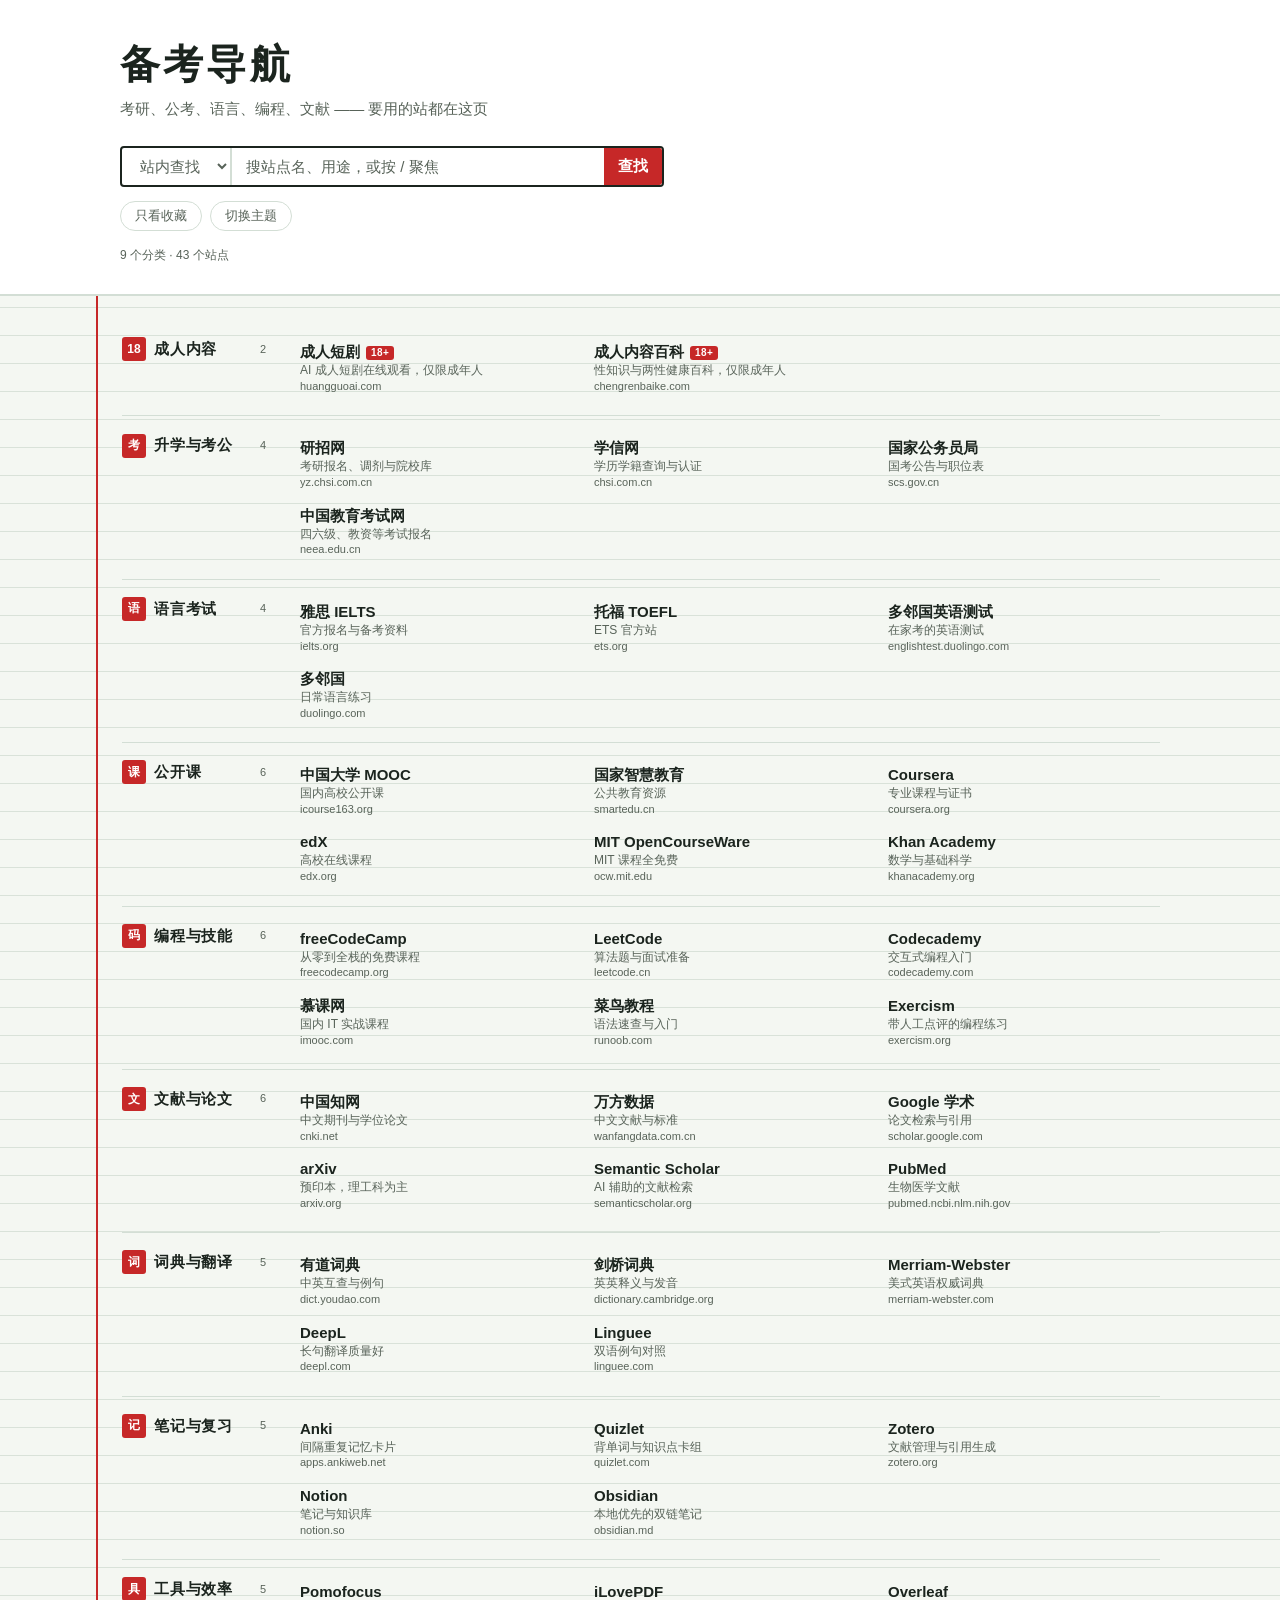
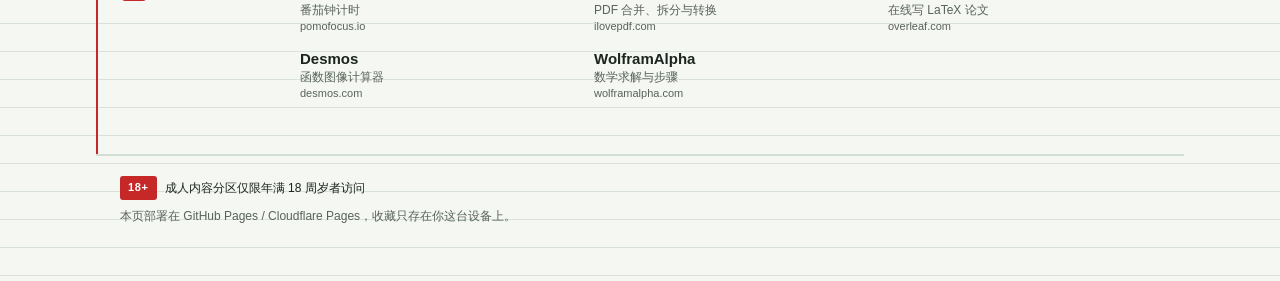
<file: index.html>
<!doctype html>
<html lang="zh-CN">
<head>
<meta charset="utf-8">
<meta name="viewport" content="width=device-width,initial-scale=1">
<title>备考导航 - 考研、公考、语言、编程与文献网址分类</title>
<meta name="description" content="按分类整理的学习网址：升学考公、语言考试、公开课、编程技能、文献论文、词典翻译、笔记复习与效率工具，支持站内查找和本地收藏。含成人内容分区，仅限 18 周岁及以上访问。">

<!-- ↓ 镜像站取消这一行注释，主力站保持注释。详见 README.md
     只开 noindex,follow。别再加 canonical：两个信号矛盾，
     canonical 会把 noindex 一并传过去。 -->
<!-- <meta name="robots" content="noindex,follow"> -->

<meta property="og:type" content="website">
<meta property="og:locale" content="zh_CN">
<meta property="og:title" content="备考导航 - 考研、公考、语言、编程与文献网址分类">
<meta property="og:description" content="考研、公考、语言、编程、文献与效率工具的分类网址。">
<!-- no-referrer 而不是 no-referrer-when-downgrade：
     后者会把完整来源网址发给目标站，成人条目那两条尤其不该这样。 -->
<meta name="referrer" content="no-referrer">
<link rel="icon" href="data:image/svg+xml,%3Csvg xmlns='http://www.w3.org/2000/svg' viewBox='0 0 32 32'%3E%3Crect width='32' height='32' rx='6' fill='%23F4F7F2'/%3E%3Cg stroke='%23C8D6CC' stroke-width='1.5'%3E%3Cpath d='M4 12h24M4 18h24M4 24h24'/%3E%3C/g%3E%3Cpath d='M9 4v24' stroke='%23C62828' stroke-width='1.5'/%3E%3C/svg%3E">
<link rel="stylesheet" href="style.css">
<script>
  /* 兜底卡默认不显示。脚本放在 body 末尾，慢速连接下浏览器会先
     把它画出来——正常加载却看到「没能加载完整」是误判。
     等 4 秒，到时候 app.js 还没启动才揭开。 */
  setTimeout(function () {
    var h = document.documentElement;
    if (h.className.indexOf('js-ok') === -1) h.className += ' boot-show';
  }, 4000);
</script>
</head>
<body>

<!-- 脚本没起来时的兜底。app.js 一启动就会把它藏掉。 -->
<div class="boot">
  <h2>页面没能加载完整</h2>
  <p>刷新一下通常就好。如果反复这样，可能是拦截插件挡掉了本页的脚本。</p>
</div>

<noscript>
  <!-- 禁用 JS 时上面那个 setTimeout 也不会跑，所以 .boot 一直是
       隐藏的；这一张用 .ns 单独揭开，不会和它叠成两张卡片。 -->
  <div class="boot ns">
    <h2>需要开启 JavaScript</h2>
    <p>本页的分类与查找功能依赖脚本。</p>
  </div>
  <style>.boot.ns { display: block; }</style>
</noscript>

<div id="shell" class="shell" hidden>

  <header class="hero">
    <div class="wrap">
      <h1 class="title" id="brand-name">备考导航</h1>
      <p class="lede" id="brand-tag"></p>

      <form id="find-form" class="find" role="search">
        <label class="sr-only" for="engine">查找方式</label>
        <select id="engine">
          <option value="local">站内查找</option>
          <option value="baidu">百度</option>
          <option value="bing">Bing</option>
          <option value="google">Google</option>
        </select>
        <label class="sr-only" for="find">关键词</label>
        <input id="find" type="search" placeholder="搜站点名、用途，或按 / 聚焦" autocomplete="off" spellcheck="false">
        <button type="submit">查找</button>
      </form>

      <div class="tools">
        <!-- 收藏不能只改图标、存个数组却没人用。这个开关让星标真起作用。 -->
        <button type="button" id="only-fav" class="chip" aria-pressed="false">只看收藏</button>
        <!-- aria-label 必须包含可见文字「切换主题」，
             否则语音控制念可见文字匹配不上（WCAG 2.5.3）。 -->
        <button type="button" id="theme" class="chip" aria-label="切换主题">切换主题</button>
      </div>

      <p class="stat" id="stat"></p>
    </div>
  </header>

  <main class="main wrap">
    <!-- 词条式两栏：左边分类名，右边该类的站点 -->
    <div id="groups"></div>
    <p id="empty" class="empty" role="status" hidden></p>
  </main>

  <footer class="foot wrap">
    <p class="foot-age"><span class="mark">18+</span> 成人内容分区仅限年满 18 周岁者访问</p>
    <p class="foot-note" id="foot-note"></p>
  </footer>
</div>

<!-- 成人条目的点击确认。只拦这一类，其余链接照常直达。 -->
<div id="ask" class="ask" role="dialog" aria-modal="true" aria-labelledby="ask-title" hidden>
  <div class="ask-panel">
    <p class="mark-row"><span class="mark">18+</span></p>
    <h2 id="ask-title">这是成人内容</h2>
    <p class="ask-body">你正要打开 <span id="ask-name"></span>，内容面向成年人。请确认你已满 18 周岁。</p>
    <div class="ask-actions">
      <button type="button" id="ask-ok" class="btn">我已满 18 周岁，继续</button>
      <button type="button" id="ask-no" class="btn btn-quiet">取消</button>
    </div>
    <p class="ask-fine">确认结果只存在这台设备的浏览器里，下次不再询问。</p>
  </div>
</div>

<script src="sites.js"></script>
<script src="app.js"></script>
</body>
</html>
</file>
<file: style.css>
/* 备考导航 ---------------------------------------------------
   第十一套视觉与模板。取「稿纸 / 作业本」的语汇：
   淡青纸底 + 横格线 + 红色页边竖线，强调色是批改红。

   模板：词条式两栏 —— 左边分类名，右边该类的站点。
   像一张对照表，不是卡片堆。前十套分别是：
   单列索引 / 单列大条 / 左侧栏锚点 / 顶部分类条 /
   左侧竖排标签页 / details 折叠 / 多列瀑布流 /
   马赛克网格 / 带插画的卡片阵列 / 吸顶标题密排。

   配色也没重样：前十套用过紫铜、灰红、靛青、暖紫、绿白、
   夜航蓝、PCB 青品、搪瓷多色、炭蓝琥珀、近白钴蓝。 */

:root {
  color-scheme: light dark;

  --ground: #F4F7F2;
  --panel:  #FFFFFF;
  --raise:  #EDF2EC;
  --ink:    #1B241E;
  --muted:  #586359;
  --line:   #D3DED5;
  --rule:   rgba(120, 150, 128, .22);  /* 横格线 */
  --margin: #C62828;                   /* 页边竖线，也是批改红 */
  --accent: #C62828;
  --on-accent: #FFFFFF;
}

/* JS 被拦时 data-theme 不会被设上。没有这段的话，深色系统用户
   会拿到浅色配色，而 UA 信了 color-scheme 把滚动条画成深色。 */
@media (prefers-color-scheme: dark) {
  :root:not([data-theme]) {
    color-scheme: dark;
    --ground: #141A17;
    --panel:  #1B221E;
    --raise:  #222A25;
    --ink:    #E8EFE9;
    --muted:  #9BAA9F;
    --line:   #2C3730;
    --rule:   rgba(150, 190, 160, .13);
    --margin: #FF7A6B;
    --accent: #FF7A6B;
    --on-accent: #2A0D0A;
  }
}

[data-theme="light"] { color-scheme: light; }

[data-theme="dark"] {
  color-scheme: dark;
  --ground: #141A17;
  --panel:  #1B221E;
  --raise:  #222A25;
  --ink:    #E8EFE9;
  --muted:  #9BAA9F;
  --line:   #2C3730;
  --rule:   rgba(150, 190, 160, .13);
  --margin: #FF7A6B;
  --accent: #FF7A6B;
  --on-accent: #2A0D0A;
}

*, *::before, *::after { box-sizing: border-box; }

html { -webkit-text-size-adjust: 100%; }

body {
  margin: 0;
  background-color: var(--ground);
  /* 横格线。28px 一行，和正文行高对得上，不会显得乱 */
  background-image: repeating-linear-gradient(
    180deg, transparent 0 27px, var(--rule) 27px 28px);
  color: var(--ink);
  font-family: "PingFang SC", "Microsoft YaHei", "Hiragino Sans GB", "Noto Sans SC", sans-serif;
  font-size: 16px;
  line-height: 1.75;   /* 贴着格线走 */
}

a { color: inherit; text-decoration: none; }

.wrap { max-width: 68rem; margin: 0 auto; padding-left: 1.5rem; padding-right: 1.5rem; }

.sr-only {
  position: absolute; width: 1px; height: 1px;
  margin: -1px; padding: 0; overflow: hidden;
  clip: rect(0 0 0 0); white-space: nowrap; border: 0;
}

:focus-visible { outline: 2px solid var(--accent); outline-offset: 2px; }

/* 凡是会被 JS 切 hidden 的元素都显式写：作者样式里的 display
   会压过浏览器默认的 [hidden]{display:none}。 */
.shell[hidden], .row[hidden], .item[hidden],
.empty[hidden], .ask[hidden] { display: none; }

/* 报头 ------------------------------------------------------ */

.hero { border-bottom: 2px solid var(--line); background: var(--panel); }
.hero .wrap { padding-top: 2.5rem; padding-bottom: 1.75rem; }

.title {
  font-size: clamp(1.875rem, 5.5vw, 2.5rem);
  font-weight: 800;
  letter-spacing: .08em;
  line-height: 1.2;
  margin: 0;
}

.lede { margin: .5rem 0 1.5rem; font-size: .9375rem; color: var(--muted); }

.find {
  display: flex;
  max-width: 34rem;
  border: 2px solid var(--ink);
  border-radius: .25rem;
  background: var(--panel);
}

.find:focus-within { border-color: var(--accent); }

.find select, .find input, .find button {
  font-family: inherit;
  font-size: .9375rem;
  border: 0;
  background: transparent;
  color: var(--ink);
  padding: .5625rem .875rem;
}

.find select {
  flex: none;
  border-right: 2px solid var(--line);
  border-radius: .15rem 0 0 .15rem;
  color: var(--muted);
  cursor: pointer;
}

.find input { flex: 1 1 auto; min-width: 0; }
.find input::placeholder { color: var(--muted); }

.find button {
  flex: none;
  background: var(--accent);
  color: var(--on-accent);
  border-radius: 0 .15rem .15rem 0;
  font-weight: 700;
  cursor: pointer;
}

.tools { display: flex; gap: .5rem; flex-wrap: wrap; margin-top: .875rem; }

.chip {
  font-family: inherit;
  font-size: .8125rem;
  padding: .3125rem .875rem;
  border: 1px solid var(--line);
  border-radius: 999px;
  background: transparent;
  color: var(--muted);
  cursor: pointer;
  transition: color .15s ease, border-color .15s ease;
}

.chip:hover { color: var(--ink); border-color: var(--ink); }

/* 数据加载失败时 app.js 会把这些控件 disabled。
   没有禁用态样式的话，它们看着还能用，敲进去却毫无反应 ——
   正是那段代码想避免的情况。 */
.chip:disabled,
.find:has(:disabled) { opacity: .5; }

.chip:disabled { cursor: not-allowed; }

.find select:disabled,
.find input:disabled,
.find button:disabled { cursor: not-allowed; color: var(--muted); }

/* :has 支持不到的引擎退而求其次，至少把按钮压暗 */
.find button:disabled { opacity: .5; }

/* 「只看收藏」开着的时候要看得出来 */
.chip[aria-pressed="true"] {
  color: var(--on-accent);
  background: var(--accent);
  border-color: var(--accent);
}

.stat { margin: .875rem 0 0; font-size: .75rem; color: var(--muted); }

/* 词条式两栏 ------------------------------------------------ */

.main {
  padding-top: 1.5rem;
  padding-bottom: 2rem;
  /* 红色页边竖线。用 border 而不是背景图，缩放时不会糊 */
  border-left: 2px solid var(--margin);
}

.row {
  display: grid;
  grid-template-columns: 9rem minmax(0, 1fr);
  gap: 0 1.5rem;
  align-items: start;
  padding: 1rem 0;
  border-bottom: 1px solid var(--line);
}

/* 不能只写 .row:last-child —— 查找是用 hidden 把行藏起来的，
   DOM 顺序没变。最后一条「可见」行由 app.js 打 is-last。 */
.row.is-last { border-bottom: 0; }

.row-label { display: flex; align-items: center; gap: .5rem; }

.row-glyph {
  flex: none;
  display: inline-flex;
  align-items: center;
  justify-content: center;
  min-width: 1.5rem;
  height: 1.5rem;
  padding: 0 .3125rem;
  border-radius: .1875rem;
  background: var(--accent);
  color: var(--on-accent);
  font-size: .75rem;
  font-weight: 700;
}

.row-label h2 { font-size: .9375rem; font-weight: 700; letter-spacing: .05em; margin: 0; }
.tally { margin-left: auto; font-size: .6875rem; color: var(--muted); }

/* 窄屏：两栏并一栏，分类名单独一行 */
@media (max-width: 44rem) {
  .row { grid-template-columns: 1fr; gap: .5rem; }
  .tally { margin-left: .5rem; }
  /* 要写成 main.main：.main 和后面的 .wrap 特异性相同，
     .wrap 在后面会赢，这条就成了死规则 */
  main.main { padding-left: .75rem; }
  .wrap { padding-left: 1rem; padding-right: 1rem; }
}

/* 条目 ------------------------------------------------------ */

.items {
  display: grid;
  /* min(14rem,100%)：容器比 14rem 还窄时（折叠屏、放大字号、
     400% 缩放）光写 14rem 会撑出横向滚动条 */
  grid-template-columns: repeat(auto-fill, minmax(min(14rem, 100%), 1fr));
  gap: .25rem .75rem;
}

.item { position: relative; }

.item-link {
  display: block;
  padding: .3125rem 1.625rem .3125rem .5rem;
  border-left: 2px solid transparent;
  border-radius: 0 .1875rem .1875rem 0;
  transition: border-color .15s ease, background .15s ease;
}

.item-link:hover, .item-link:focus-visible { border-left-color: var(--accent); background: var(--raise); }

.item-name { display: block; font-size: .9375rem; font-weight: 600; line-height: 1.4; }
.item-note { display: block; font-size: .75rem; color: var(--muted); line-height: 1.4; }

.item-host {
  display: block;
  font-size: .6875rem;
  color: var(--muted);
  line-height: 1.4;
  overflow: hidden;
  text-overflow: ellipsis;
  white-space: nowrap;
}

.item-link:hover .item-name,
.item-link:focus-visible .item-name { color: var(--accent); }

.item-badge {
  display: inline-block;
  margin-left: .375rem;
  padding: 0 .3125rem;
  background: var(--accent);
  color: var(--on-accent);
  font-size: .625rem;
  font-weight: 700;
  letter-spacing: .04em;
  border-radius: .1875rem;
  vertical-align: .1em;
}

/* 收藏星 */

.star {
  position: absolute;
  top: .125rem;
  right: 0;
  /* 24px 是触摸目标的下限。触屏上星标常驻显示、
     又紧贴可点击的链接，再小就会点错。 */
  width: 1.5rem;
  height: 1.5rem;
  padding: 0;
  border: 0;
  background: transparent;
  color: var(--muted);
  font-size: .8125rem;
  line-height: 1;
  cursor: pointer;
  opacity: 0;
  transition: opacity .15s ease, color .15s ease;
}

.item:hover .star,
.star:focus-visible,
.star[aria-pressed="true"] { opacity: 1; }

.star:hover, .star[aria-pressed="true"] { color: var(--accent); }

/* 触屏没有 hover，星标会一直全透明，收藏功能等于不存在 */
@media (hover: none) { .star { opacity: .55; } }

/* 空结果 / 兜底 --------------------------------------------- */

.empty, .boot, .notice {
  background: var(--panel);
  border: 1px solid var(--line);
  border-radius: .25rem;
  padding: 1.5rem 1.25rem;
  font-size: .9375rem;
  color: var(--muted);
  margin: 0;
}

.boot, .notice { max-width: 26rem; margin: 4rem auto; }
.notice { max-width: none; margin: 1rem 0; }

/* 兜底卡默认不显示，由 index.html 里的 4 秒定时器揭开 ——
   否则慢速加载时它会先被画出来，把正常加载误报成失败。
   .notice 是 JS 注入的提示框，类名必须和 .boot 不同，
   同名的话刚创建就会被这里的隐藏规则藏掉，兜底等于白写。 */
.boot { display: none; }
.boot-show .boot { display: block; }
.js-ok .boot { display: none; }

.boot h2, .notice h2 { font-size: 1.25rem; font-weight: 700; color: var(--ink); margin: 0 0 .5rem; }
.boot p, .notice p { margin: 0; font-size: .875rem; }

/* 页脚 ------------------------------------------------------ */

.foot {
  padding-top: 1.25rem;
  padding-bottom: 3rem;
  border-top: 2px solid var(--line);
  font-size: .75rem;
  color: var(--muted);
}

.foot p { margin: 0 0 .375rem; }
.foot-age { display: flex; align-items: center; gap: .5rem; color: var(--ink); }

.mark {
  padding: .125rem .5rem;
  border-radius: .1875rem;
  background: var(--accent);
  color: var(--on-accent);
  font-size: .6875rem;
  font-weight: 700;
  letter-spacing: .06em;
}

/* 成人条目的点击确认 ---------------------------------------- */

.ask {
  position: fixed;
  inset: 0;
  z-index: 20;
  display: flex;
  align-items: flex-start;
  justify-content: center;
  /* 必须能滚：矮视口下面板会被切掉，按钮就点不着了 */
  overflow: auto;
  padding: 1.5rem;
  background: rgba(14, 20, 16, .8);
}

.ask-panel {
  width: 100%;
  max-width: 26rem;
  margin: auto;
  background: var(--panel);
  border: 1px solid var(--line);
  border-left: 4px solid var(--accent);
  border-radius: .25rem;
  padding: 1.625rem 1.5rem 1.375rem;
}

.mark-row { margin: 0 0 .875rem; }
.ask-panel h2 { font-size: 1.375rem; font-weight: 700; margin: 0 0 .5rem; }
.ask-body { font-size: .9375rem; margin: 0 0 1.25rem; }
.ask-body span { font-weight: 600; }
.ask-actions { display: flex; flex-wrap: wrap; gap: .625rem; margin-bottom: .875rem; }

.btn {
  font-family: inherit;
  font-size: .875rem;
  font-weight: 700;
  padding: .625rem 1.125rem;
  border-radius: .1875rem;
  background: var(--accent);
  color: var(--on-accent);
  border: 1px solid var(--accent);
  cursor: pointer;
}

.btn:hover { opacity: .88; }

.btn-quiet {
  background: transparent;
  color: var(--muted);
  border-color: var(--line);
  font-weight: 400;
}

.btn-quiet:hover { opacity: 1; color: var(--ink); border-color: var(--ink); }
.ask-fine { font-size: .6875rem; color: var(--muted); margin: 0; }

@media (prefers-reduced-motion: reduce) {
  *, *::before, *::after { animation: none !important; transition-duration: .01ms !important; }
}
</file>
